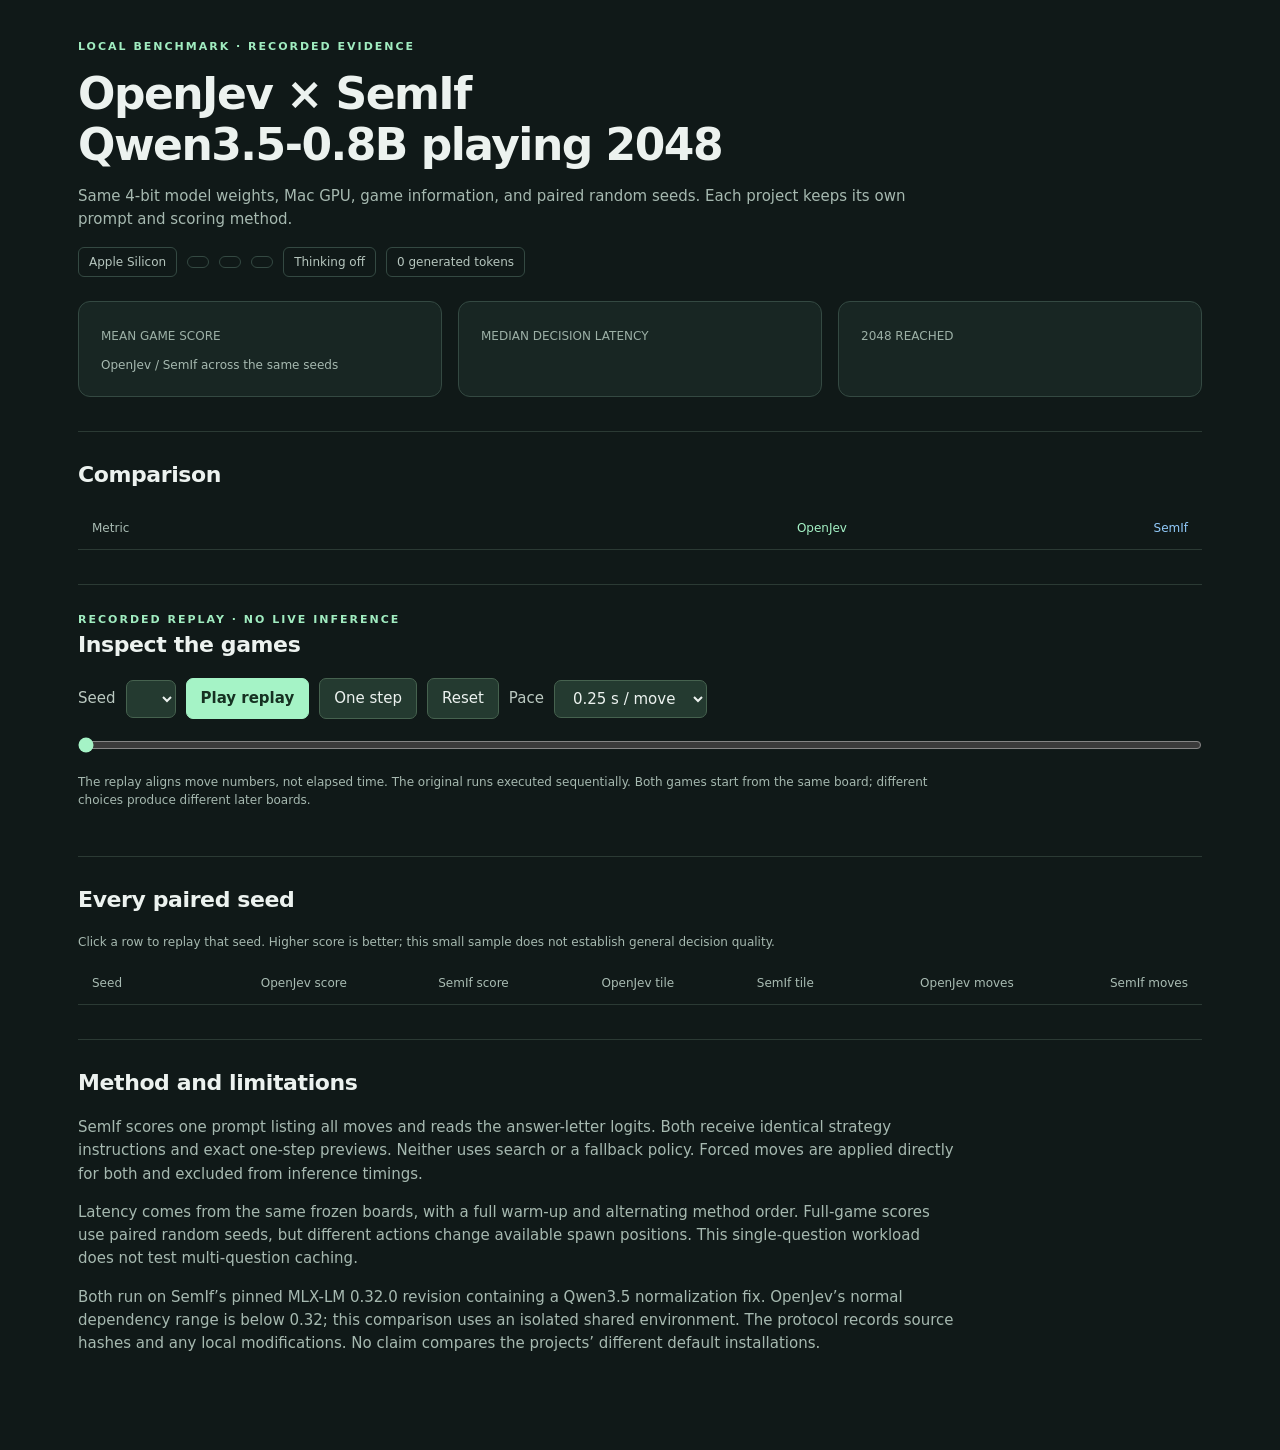
<file: benchmarks/semif_2048/report_template.html>
<!doctype html>
<html lang="en"><meta charset="utf-8"><meta name="viewport" content="width=device-width,initial-scale=1">
<title>OpenJev × SemIf — 2048 benchmark</title>
<style>
:root{color-scheme:dark;font:15px/1.55 system-ui,sans-serif;color:#ecf2ef;background:#101918}
*{box-sizing:border-box}body{margin:0}main{max-width:1180px;margin:auto;padding:38px 28px 80px}
h1{font-size:clamp(28px,4vw,44px);letter-spacing:-1.5px;line-height:1.15;margin:14px 0}
h2{font-size:22px;letter-spacing:-.4px;margin:0 0 16px}h3{font-size:17px;margin:0}
p{color:#a6b9b0;max-width:880px}.eyebrow{font-size:11px;letter-spacing:2px;color:#a0ecc0;font-weight:700}
.tags,.controls{display:flex;gap:10px;flex-wrap:wrap;align-items:center}.tag{border:1px solid #344942;padding:5px 10px;border-radius:6px;color:#b6c6be;font-size:12px}
section{margin-top:34px;padding-top:26px;border-top:1px solid #2b3a34}.metrics{display:grid;grid-template-columns:repeat(3,1fr);gap:16px;margin:24px 0}
.metric,.player{border:1px solid #344942;border-radius:12px;background:#182623;padding:22px}.metric label,.muted{font-size:12px;color:#9cb0a6}
.metric strong{display:block;font-size:29px;line-height:1.4}.openjev{color:#a5f3c6}.semif{color:#91cafa}
.metric p{margin:8px 0 0;font-size:12px}table{width:100%;border-collapse:collapse;font-variant-numeric:tabular-nums}td,th{text-align:right;padding:11px 14px;border-bottom:1px solid #2b3a34}td:first-child,th:first-child{text-align:left}th{font-size:12px;color:#a9bcb3;font-weight:500}tbody tr:hover{background:#20302a}tbody tr[data-seed]{cursor:pointer}
.two{display:grid;grid-template-columns:1fr 1fr;gap:20px}.title-row{display:flex;align-items:center;justify-content:space-between;gap:16px}.stats{display:flex;gap:30px;margin:14px 0}.stats b{font-size:24px;display:block;line-height:1.3}.stats small{font-size:10px;letter-spacing:1px;color:#9cb0a6}
.board{display:grid;grid-template-columns:repeat(4,1fr);gap:8px;background:#293d34;padding:10px;border-radius:9px;max-width:400px;margin:auto}.tile{aspect-ratio:1;display:grid;place-items:center;border-radius:5px;background:#344a3e;font-size:clamp(22px,3vw,37px);font-weight:700;line-height:1;color:#edf4ec}.tile[data-v="2"]{background:#566f50}.tile[data-v="4"]{background:#78964f}.tile[data-v="8"]{background:#9bb347;color:#172117}.tile[data-v="16"]{background:#b9c94c;color:#172117}.tile[data-v="32"]{background:#d0c75d;color:#172117}.tile[data-v="64"]{background:#dfba70;color:#172117}.tile[data-v="128"]{background:#e4a77c;color:#172117}.tile[data-v="256"],.tile[data-v="512"],.tile[data-v="1024"],.tile[data-v="2048"]{background:#e9ca87;color:#172117;font-size:28px}
button,select{font:inherit;color:inherit;background:#243a30;border:1px solid #46624f;border-radius:7px;padding:8px 14px;cursor:pointer}button.primary{background:#a5f3c6;border-color:#a5f3c6;color:#163122;font-weight:700}input[type=range]{width:100%;accent-color:#a5f3c6;margin:18px 0 4px}label{color:#bbc9c1}.move-line{min-height:28px;font-family:ui-monospace,monospace;font-size:12px;color:#aec4b6;margin-top:16px}.note{font-size:12px}.scroll{overflow:auto}.foot{font-size:12px;white-space:pre-wrap;color:#91a69b}a{color:#a5f3c6}
@media(max-width:720px){main{padding:24px 16px}.metrics{grid-template-columns:1fr}.two{grid-template-columns:1fr}.metric strong{font-size:25px}.stats{gap:24px}td,th{padding:9px 8px}}
</style>
<main>
<div class="eyebrow">LOCAL BENCHMARK · RECORDED EVIDENCE</div>
<h1 id="title">OpenJev × SemIf<br>Qwen3.5-0.8B playing 2048</h1>
<p id="setup-description">Same 4-bit model weights, Mac GPU, game information, and paired random seeds.
Each project keeps its own prompt and scoring method.</p>
<div class="tags"><span class="tag" id="hardware">Apple Silicon</span><span class="tag" id="runtime"></span><span class="tag" id="scoring"></span><span class="tag" id="execution"></span><span class="tag">Thinking off</span><span class="tag">0 generated tokens</span></div>
<div class="metrics"><div class="metric"><label>MEAN GAME SCORE</label><strong id="score-summary"></strong><p>OpenJev / SemIf across the same seeds</p></div><div class="metric"><label>MEDIAN DECISION LATENCY</label><strong id="latency-summary"></strong><p id="latency-note"></p></div><div class="metric"><label>2048 REACHED</label><strong id="wins-summary"></strong><p id="wins-note"></p></div></div>
<section><h2>Comparison</h2><div class="scroll"><table><thead><tr><th>Metric</th><th class="openjev">OpenJev</th><th class="semif">SemIf</th></tr></thead><tbody id="comparison"></tbody></table></div><p class="note" id="paired-note"></p></section>
<section><div class="eyebrow">RECORDED REPLAY · NO LIVE INFERENCE</div><h2>Inspect the games</h2>
<div class="controls"><label for="seed">Seed</label><select id="seed"></select><button class="primary" id="play">Play replay</button><button id="step">One step</button><button id="reset">Reset</button><label for="speed">Pace</label><select id="speed"><option value="250">0.25 s / move</option><option value="100">0.1 s / move</option><option value="500">0.5 s / move</option></select></div>
<input id="scrub" type="range" min="0" value="0" aria-label="Replay move"><div class="note muted" id="position"></div>
<p class="note">The replay aligns move numbers, not elapsed time. The original runs executed sequentially.
Both games start from the same board; different choices produce different later boards.</p>
<div class="two" id="players"></div></section>
<section><h2>Every paired seed</h2><p class="note">Click a row to replay that seed. Higher score is better; this small sample does not establish general decision quality.</p><div class="scroll"><table><thead><tr><th>Seed</th><th>OpenJev score</th><th>SemIf score</th><th>OpenJev tile</th><th>SemIf tile</th><th>OpenJev moves</th><th>SemIf moves</th></tr></thead><tbody id="seeds"></tbody></table></div></section>
<section><h2>Method and limitations</h2><p id="openjev-method"></p><p>SemIf scores one prompt listing all moves and reads the answer-letter logits. Both receive identical strategy instructions and exact one-step previews. Neither uses search or a fallback policy. Forced moves are applied directly for both and excluded from inference timings.</p><p>Latency comes from the same frozen boards, with a full warm-up and alternating method order. Full-game scores use paired random seeds, but different actions change available spawn positions. This single-question workload does not test multi-question caching.</p><p>Both run on SemIf’s pinned MLX-LM 0.32.0 revision containing a Qwen3.5 normalization fix. OpenJev’s normal dependency range is below 0.32; this comparison uses an isolated shared environment. The protocol records source hashes and any local modifications. No claim compares the projects’ different default installations.</p><div class="foot" id="provenance"></div></section>
</main>
<script id="data" type="application/json">__DATA__</script>
<script>
const data=JSON.parse(document.getElementById('data').textContent),$=id=>document.getElementById(id);
const fmt=n=>Number(n).toLocaleString(undefined,{maximumFractionDigits:1}), O=data.summary.by_method.openjev,S=data.summary.by_method.semif;
const F=data.summary.matched_boards,n=O.games;
$('hardware').textContent=data.environment['machdep.cpu.brand_string']?`${data.environment['machdep.cpu.brand_string']} · ${Number(data.environment['hw.memsize'])/1024**3} GiB`:'Apple Silicon';
$('runtime').textContent=`MLX ${data.protocol.runtime.mlx}`;
const config=data.protocol.openjev,style=config.prompt_style||'full';
const differentModels=data.protocol.comparison_type==='different_models';
if(differentModels){$('title').textContent='OpenJev + Liquid 350M vs SemIf + Qwen 0.8B';$('setup-description').textContent='2048 on the same Mac GPU, with 4-bit MLX weights, identical game information, and paired random seeds. Both the model and scoring method differ.';}
$('scoring').textContent=`OpenJev: ${style} prompt · ${config.score_mode==='binary'?'yes/no head':'full vocabulary'}`;
const sharedPrefix=config.cache_strategy==='shared_prefix_batch';
const adaptive=config.cache_strategy==='adaptive';
$('execution').textContent=adaptive?'Permanent instructions → planned batches':sharedPrefix?'Shared context → candidate batch':'Complete candidate batch';
const executionDescription=adaptive?'Generic instructions are computed once at initialization. Each decision prefills the board and shared game question, then scores all legal candidates in one batch from independent complete KV/recurrent cache copies. Exact prompts and retained caches were checked on every warm-up board. Per-request prefill, planning and cache copying are included in latency.':sharedPrefix?'Instructions + user context are prefilled once per decision. All legal-move suffixes are then scored together in one batch using independent copies of attention KV and recurrent state. The saved prefix was checked for mutations on every warm-up board. Cache copies and prefix prefill are included in latency.':'Complete candidate prompts are scored together without a separate prefix prefill.';
$('openjev-method').textContent=`OpenJev uses the ${style} prompt with all ${config.decoder_layers||24} decoder layers. ${executionDescription} ${config.score_mode==='binary'?'Support is normalized over the existing yes and no logits; MLX projects only those vocabulary rows.':'Support is the full-vocabulary probability of yes.'} Candidate supports are then normalized across legal moves. No training or calibration is applied.`;
if(adaptive&&data.initialization){$('openjev-method').textContent+=` The permanent ${data.initialization.instruction_tokens.length}-token prefix took ${fmt(data.initialization.instruction_cache_seconds*1000)} ms to initialize once after model loading; this cost is excluded from request timings.`;}
$('latency-note').textContent=`${F.openjev.n/data.protocol.fixed_board_repeats} identical boards; ${data.protocol.fixed_board_repeats} repetitions`;
$('score-summary').textContent=`${fmt(O.mean_score)} / ${fmt(S.mean_score)}`;
$('latency-summary').textContent=`${fmt(F.openjev.median_ms)} / ${fmt(F.semif.median_ms)} ms`;
$('wins-summary').textContent=`${O.wins_2048} / ${S.wins_2048}`;$('wins-note').textContent=`OpenJev / SemIf; ${n} games each`;
function tableRow(parent,values){const tr=document.createElement('tr');for(const v of values){const td=document.createElement('td');td.textContent=v;tr.append(td);}parent.append(tr);return tr;}
for(const [label,a,b] of [
 ['Mean game score',fmt(O.mean_score),fmt(S.mean_score)],['Median game score',fmt(O.median_score),fmt(S.median_score)],
 ['Best tile reached',O.best_tile,S.best_tile],['Mean moves survived',fmt(O.mean_moves),fmt(S.mean_moves)],
 ['Identical-board median',fmt(F.openjev.median_ms)+' ms',fmt(F.semif.median_ms)+' ms'],
 ['Identical-board 95th percentile',fmt(F.openjev.p95_ms)+' ms',fmt(F.semif.p95_ms)+' ms'],
 ['Mean evaluated input tokens',fmt(F.openjev.mean_input_tokens),fmt(F.semif.mean_input_tokens)],
 ['Games reaching the move cap',O.capped,S.capped]])tableRow($('comparison'),[label,a,b]);
const paired=data.summary.paired_score_difference_openjev_minus_semif;
$('paired-note').textContent=`OpenJev scored higher on ${paired.openjev_higher} seeds; SemIf on ${paired.semif_higher}; ties ${paired.ties}. Mean paired score difference (OpenJev − SemIf): ${fmt(paired.mean)}. Bootstrap 95% interval: ${paired.bootstrap_95_percent_interval.map(fmt).join(' to ')}. Small-sample descriptive estimate.`;
const methods=['openjev','semif'],names=differentModels?{openjev:'OpenJev · LFM2.5-350M',semif:'SemIf · Qwen3.5-0.8B'}:{openjev:'OpenJev',semif:'SemIf'};let current=0,timer=null;
for(const method of methods){const p=document.createElement('article');p.className='player';p.innerHTML=`<div class="title-row"><h3 class="${method}">${names[method]}</h3><span id="${method}-state" class="muted"></span></div><div class="stats"><div><small>SCORE</small><b id="${method}-score"></b></div><div><small>BEST TILE</small><b id="${method}-tile"></b></div><div><small>MOVE</small><b id="${method}-move"></b></div></div><div class="board" id="${method}-board" aria-label="${names[method]} board"></div><div class="move-line" id="${method}-last"></div>`;$('players').append(p);}
const seeds=data.protocol.seed_list;
for(const seed of seeds){const opt=document.createElement('option');opt.value=seed;opt.textContent=seed;$('seed').append(opt);const games=data.games[seed];const row=tableRow($('seeds'),[seed,games.openjev.summary.score,games.semif.summary.score,games.openjev.summary.max_tile,games.semif.summary.max_tile,games.openjev.summary.moves,games.semif.summary.moves]);row.dataset.seed=seed;row.onclick=()=>{$('seed').value=seed;reset();document.getElementById('players').scrollIntoView({behavior:'smooth',block:'center'});};}
function pause(){clearInterval(timer);timer=null;$('play').textContent='Play replay';}
function render(){const games=data.games[$('seed').value];const max=Math.max(...methods.map(m=>games[m].history.length));current=Math.min(current,max);$('scrub').max=max;$('scrub').value=current;$('position').textContent=`Move ${current} of ${max}`;
 for(const method of methods){const g=games[method],i=Math.min(current,g.history.length),r=i?g.history[i-1]:null,board=r?r.after:g.summary.initial_board;$(method+'-score').textContent=r?r.score:0;$(method+'-tile').textContent=Math.max(...board.flat());$(method+'-move').textContent=i;$(method+'-state').textContent=i===g.history.length?(g.summary.won?'2048 reached':g.summary.capped?'Move cap':'Game over'):'Recorded';$(method+'-last').textContent=r?`${r.action.toUpperCase()} · ${r.forced?'forced move':fmt(r.elapsed_seconds*1000)+' ms decision'}`:'Same seeded starting board';const el=$(method+'-board');el.replaceChildren();for(const value of board.flat()){const tile=document.createElement('div');tile.className='tile';tile.dataset.v=value;tile.textContent=value||'';el.append(tile);}}
 if(current===max)pause();}
function reset(){pause();current=0;render();}function step(){current++;render();}
$('play').onclick=()=>{if(timer)pause();else{if(current>=Number($('scrub').max))current=0;timer=setInterval(step,Number($('speed').value));$('play').textContent='Pause replay';}};
$('step').onclick=()=>{pause();step();};$('reset').onclick=reset;$('seed').onchange=reset;$('scrub').oninput=()=>{pause();current=Number($('scrub').value);render();};$('speed').onchange=pause;
$('provenance').textContent=`Model: ${data.protocol.model}\nModel revision: ${data.protocol.model_revision}\nOpenJev base commit: ${data.protocol.openjev_revision}${data.protocol.openjev_source_dirty?' + local changes (see source snapshots and hashes)':''}\nSemIf: ${data.protocol.semif_revision}\nMLX-LM: ${data.protocol.mlx_lm_source.vcs_info.commit_id}\nEvidence: protocol.json, model-artifacts.json, fixed-board-decisions.jsonl, game-*-*.jsonl, summary.json\nVerification: ${data.verification.game_transitions} game transitions and ${data.verification.fixed_board_calls} fixed-board calls checked.`;
if(differentModels){$('provenance').textContent+=`\nSemIf model: ${data.protocol.semif.model}\nSemIf model revision: ${data.protocol.semif.revision}`;}
reset();
</script></html>
</file>
